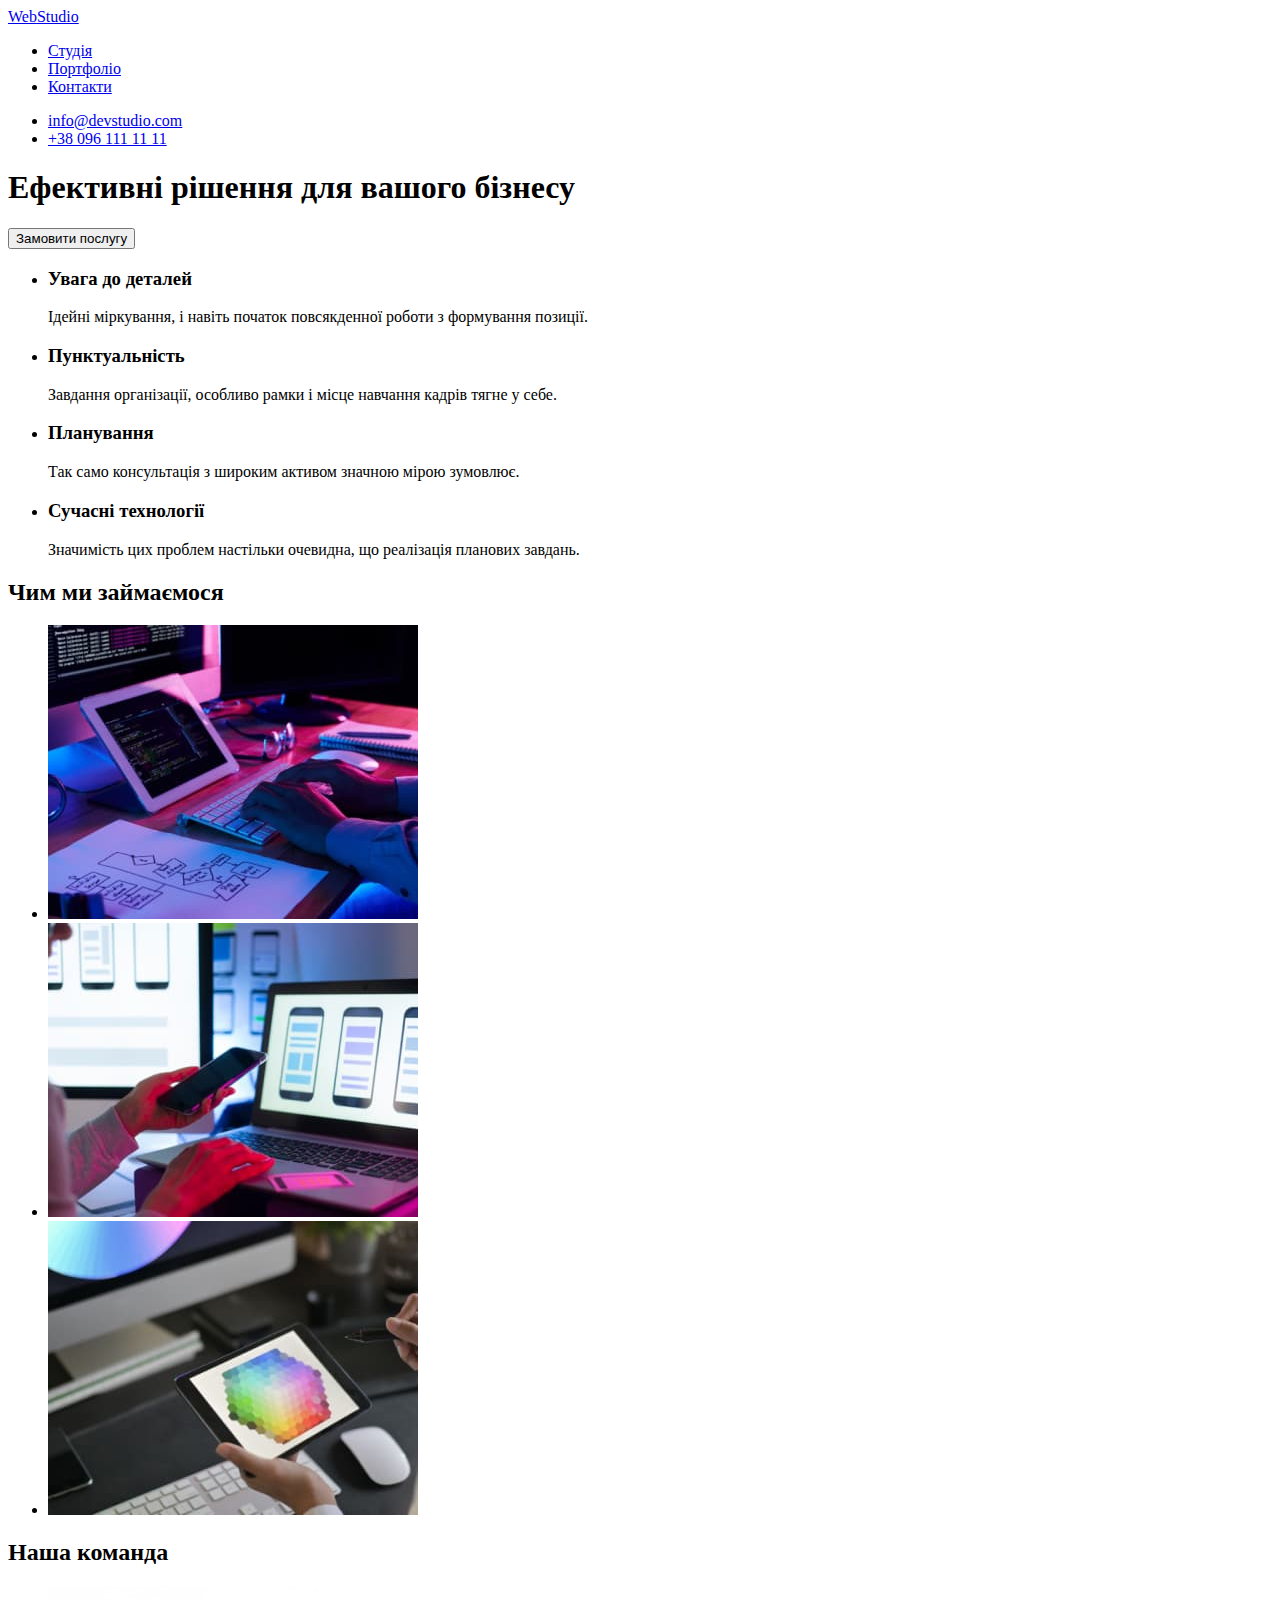
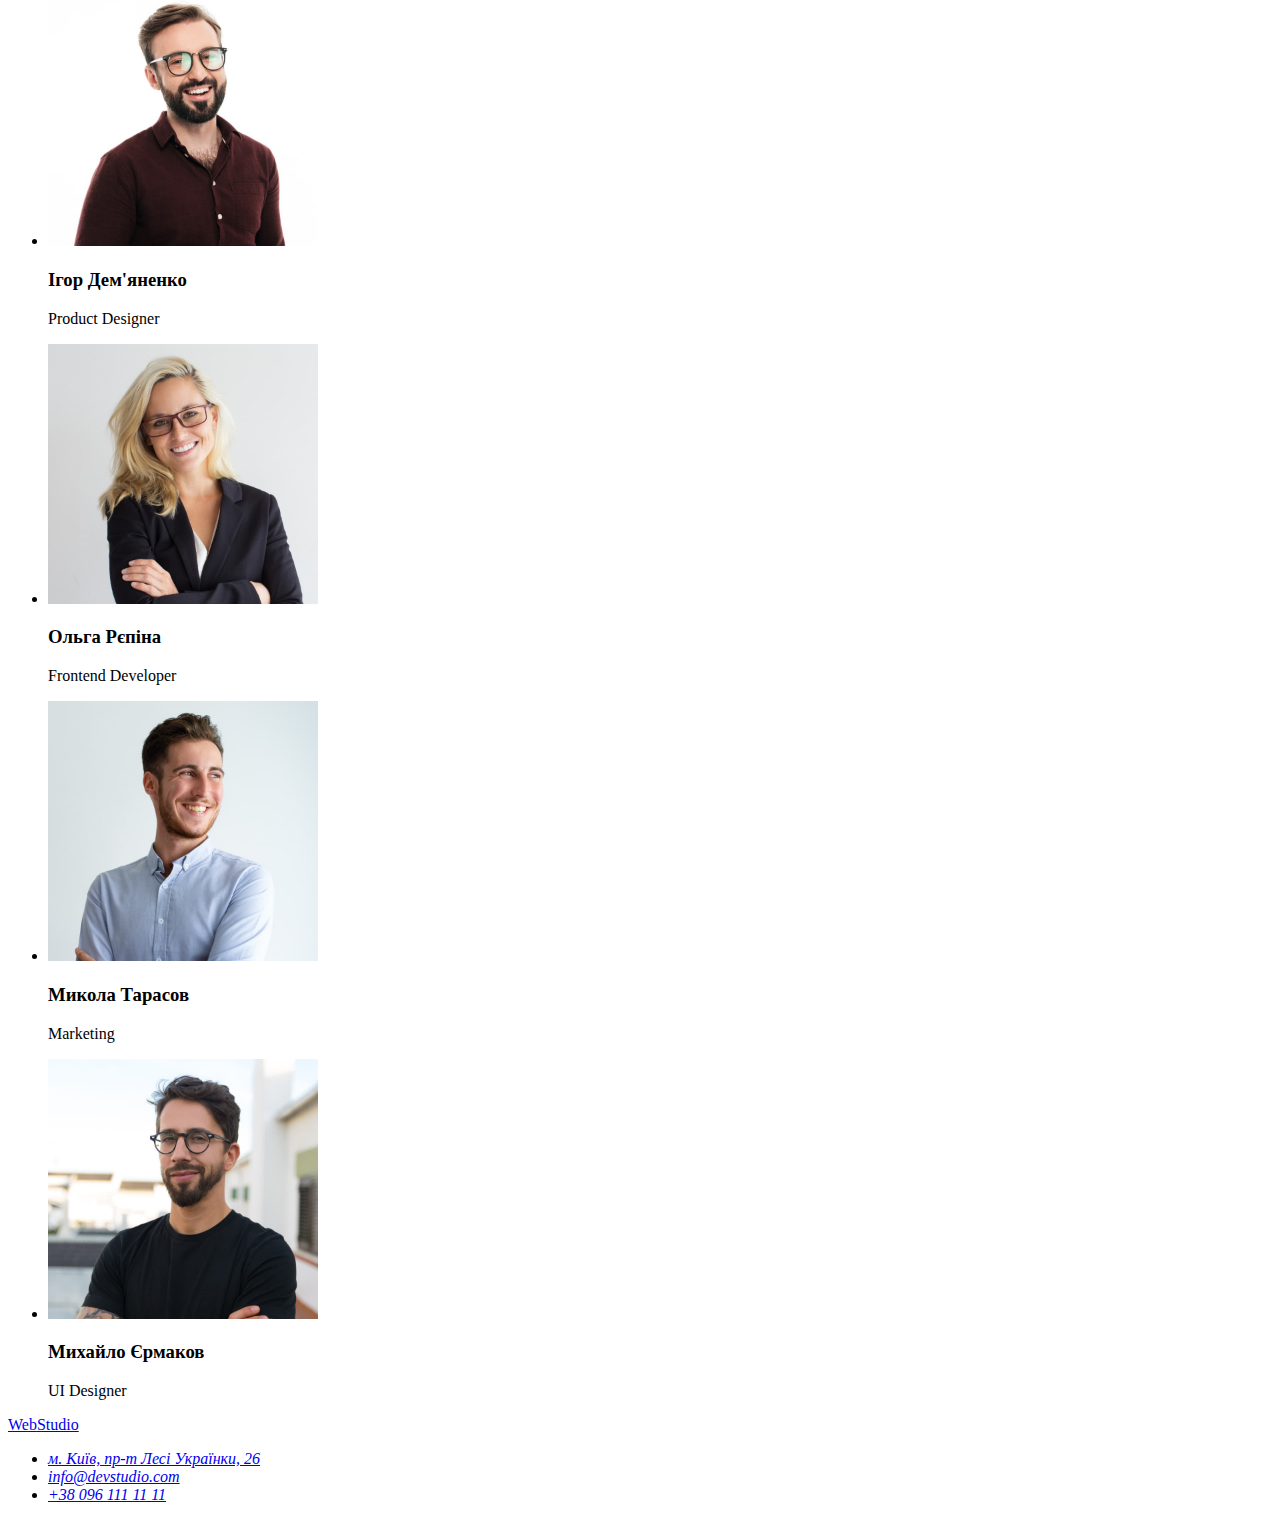
<file: index.html>
<!DOCTYPE html>
<html lang="uk">
  <head>
    <meta charset="UTF-8" />
    <meta http-equiv="X-UA-Compatible" content="IE=edge" />
    <meta name="viewport" content="width=device-width, initial-scale=1.0" />
    <title>Web Studio</title>
  </head>
  <body>
    <header>
      <nav>
        <a href="index.html" lang="en"><span>Web</span>Studio</a>
        <ul>
          <li><a href="#studio">Студія</a></li>
          <li><a href="#portfolio">Портфоліо</a></li>
          <li><a href="#contacts">Контакти</a></li>
        </ul>
      </nav>
      <ul>
        <li>
          <a href="mailto:info@devstudio.com" lang="en">info@devstudio.com</a>
        </li>
        <li><a href="tel:+380961111111">+38 096 111 11 11</a></li>
      </ul>
    </header>
    <main>
      <section>
        <h1>Ефективні рішення для вашого бізнесу</h1>
        <button type="button">Замовити послугу</button>
      </section>
      <section>
        <h2 hidden>Наші переваги</h2>
        <ul>
          <li>
            <h3>Увага до деталей</h3>
            <p>
              Ідейні міркування, і навіть початок повсякденної роботи з
              формування позиції.
            </p>
          </li>
          <li>
            <h3>Пунктуальність</h3>
            <p>
              Завдання організації, особливо рамки і місце навчання кадрів тягне
              у себе.
            </p>
          </li>
          <li>
            <h3>Планування</h3>
            <p>
              Так само консультація з широким активом значною мірою зумовлює.
            </p>
          </li>
          <li>
            <h3>Сучасні технології</h3>
            <p>
              Значимість цих проблем настільки очевидна, що реалізація планових
              завдань.
            </p>
          </li>
        </ul>
      </section>
      <section>
        <h2>Чим ми займаємося</h2>
        <ul>
          <li>
            <img
              src="images/jobs/programmer.jpg"
              alt="Людина пише код"
              width="370"
              height="294"
            />
          </li>
          <li>
            <img
              src="images/jobs/ui-designer.jpg"
              alt="Людина займається дизайном мобільного додатку"
              width="370"
              height="294"
            />
          </li>
          <li>
            <img
              src="images/jobs/web-designer.jpg"
              alt="Людина вибирає колір для сайту"
              width="370"
              height="294"
            />
          </li>
        </ul>
      </section>
      <section>
        <h2>Наша команда</h2>
        <ul>
          <li>
            <img
              src="images/our-team/ihor-demyanenko.jpg"
              alt="Ігор Дем'яненко"
              width="270"
              height="260"
            />
            <h3>Ігор Дем'яненко</h3>
            <p lang="en">Product Designer</p>
          </li>
          <li>
            <img
              src="images/our-team/olga-repina.jpg"
              alt="Ольга Рєпіна"
              width="270"
              height="260"
            />
            <h3>Ольга Рєпіна</h3>
            <p lang="en">Frontend Developer</p>
          </li>
          <li>
            <img
              src="images/our-team/mykola-tarasov.jpg"
              alt="Микола Тарасов"
              width="270"
              height="260"
            />
            <h3>Микола Тарасов</h3>
            <p lang="en">Marketing</p>
          </li>
          <li>
            <img
              src="images/our-team/mykhailo-yermakov.jpg"
              alt="Михайло Єрмаков"
              width="270"
              height="260"
            />
            <h3>Михайло Єрмаков</h3>
            <p lang="en">UI Designer</p>
          </li>
        </ul>
      </section>
    </main>
    <footer>
      <a href="index.html" lang="en"><span>Web</span>Studio</a>
      <address id="contacts">
        <ul>
          <li>
            <a
              href="https://goo.gl/maps/BcTvWUNCGHRJ2NQW6"
              target="_blank"
              rel="noopener norefferer"
              >м. Київ, пр-т Лесі Українки, 26</a
            >
          </li>
          <li>
            <a href="mailto:info@devstudio.com" lang="en">info@devstudio.com</a>
          </li>
          <li><a href="tel:+380961111111">+38 096 111 11 11</a></li>
        </ul>
      </address>
    </footer>
  </body>
</html>
</file>
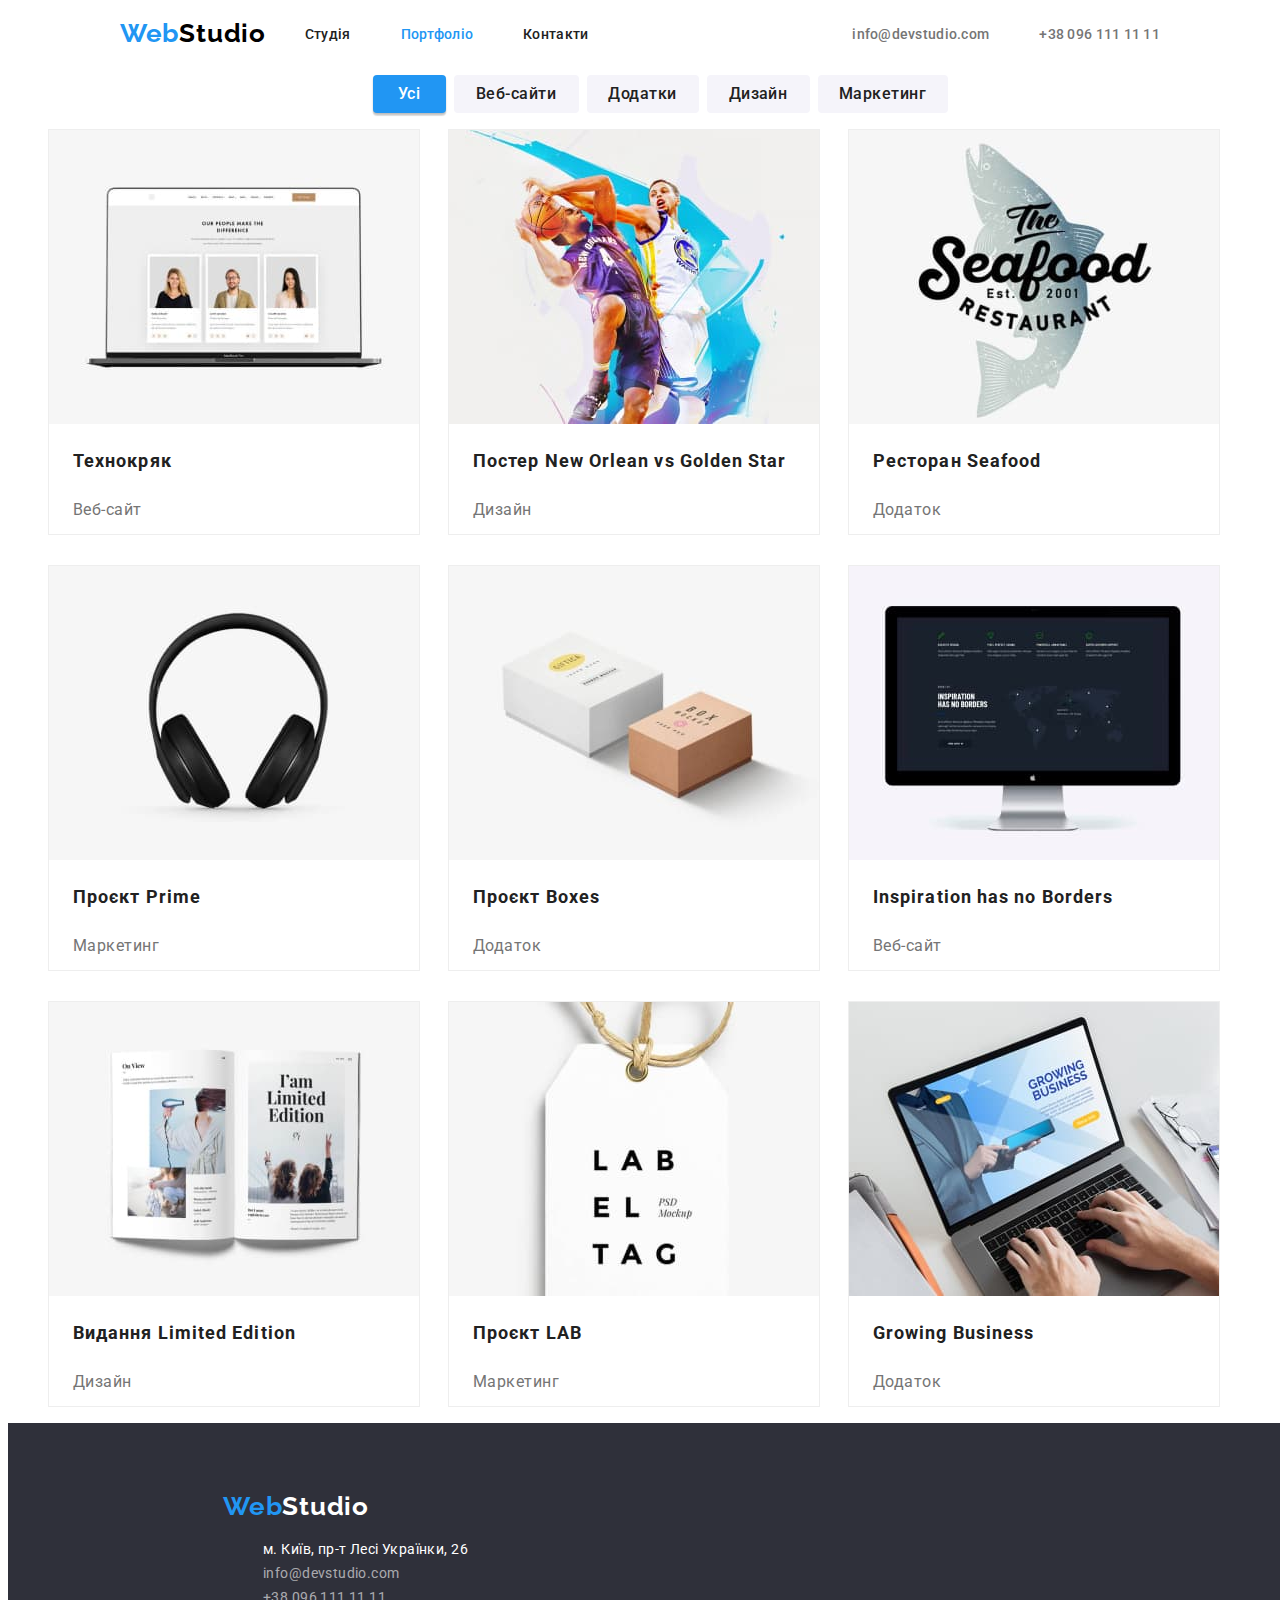
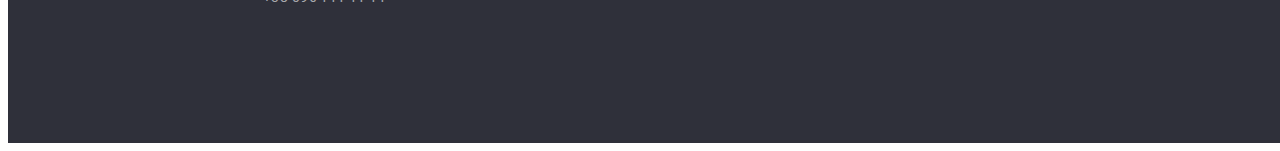
<file: portfolio.html>
<!DOCTYPE html>
<html lang="uk">
  <head>
    <meta charset="UTF-8" />
    <meta http-equiv="X-UA-Compatible" content="IE=edge" />
    <meta name="viewport" content="width=device-width, initial-scale=1.0" />
    <title>Web Studio</title>
    <link rel="preconnect" href="https://fonts.googleapis.com" />
    <link rel="preconnect" href="https://fonts.gstatic.com" crossorigin />
    <link
      href="https://fonts.googleapis.com/css2?family=Raleway:wght@700&family=Roboto:wght@400;500;700;900&display=swap"
      rel="stylesheet"
    />
    <link rel="stylesheet" href="css/styles.css" />
  </head>
  <body>
    <header class="page-header">
      <nav class="page-nav">
        <a class="link logo header-logo" href="index.html" lang="en"
          ><span class="logo-left-part">Web</span>Studio</a
        >
        <ul class="list menu">
          <li class="menu-item">
            <a class="link menu-link" href="index.html">Студія</a>
          </li>
          <li class="menu-item">
            <a class="link menu-link portfolio-link" href="portfolio.html"
              >Портфоліо</a
            >
          </li>
          <li class="menu-item">
            <a class="link menu-link" href="#contacts">Контакти</a>
          </li>
        </ul>
      </nav>
      <ul class="list header-contacts-list">
        <li class="header-contacts-list-item">
          <a
            class="link header-contacts-link"
            href="mailto:info@devstudio.com"
            lang="en"
            >info@devstudio.com</a
          >
        </li>
        <li class="header-contacts-list-item">
          <a class="link header-contacts-link" href="tel:+380961111111"
            >+38 096 111 11 11</a
          >
        </li>
      </ul>
    </header>
    <main>
      <section class="portfolio">
        <h1 class="portfolio-title" hidden>Портфоліо</h1>
        <ul class="list filter">
          <li><button class="filter-button all-btn" type="button">Усі</button></li>
          <li>
            <button class="filter-button websites-btn" type="button">Веб-сайти</button>
          </li>
          <li><button class="filter-button apps-btn" type="button">Додатки</button></li>
          <li><button class="filter-button design-btn" type="button">Дизайн</button></li>
          <li>
            <button class="filter-button marketing-btn" type="button">Маркетинг</button>
          </li>
        </ul>
        <ul class="list portfolio-list">
          <li class="portfolio-list-item">
            <img
              class="portfolio-list-image"
              width="370"
              height="294"
              src="images/portfolio/technocrack-site.jpg"
              alt="Відкритий на ноутбуку сайт"
            />
            <h2 class="portfolio-list-title subtitle">Технокряк</h2>
            <p class="portfolio-list-description description">Веб-сайт</p>
          </li>
          <li class="portfolio-list-item">
            <img
              class="portfolio-list-image"
              width="370"
              height="294"
              src="images/portfolio/new-orlean-vs-golden-star-poster.jpg"
              alt="Два хлопці грають баскетбол"
            />
            <h2 class="portfolio-list-title subtitle">
              Постер <span lang="en">New Orlean vs Golden Star</span>
            </h2>
            <p class="portfolio-list-description description">Дизайн</p>
          </li>
          <li class="portfolio-list-item">
            <img
              class="portfolio-list-image"
              width="370"
              height="294"
              src="images/portfolio/seafood-restaurant.jpg"
              alt="Логотип ресторану із зображенням риби"
            />
            <h2 class="portfolio-list-title subtitle">
              Ресторан <span lang="en">Seafood</span>
            </h2>
            <p class="portfolio-list-description description">Додаток</p>
          </li>
          <li class="portfolio-list-item">
            <img
              class="portfolio-list-image"
              width="370"
              height="294"
              src="images/portfolio/project-prime.jpg"
              alt="Навушники"
            />
            <h2 class="portfolio-list-title subtitle">
              Проєкт <span lang="en">Prime</span>
            </h2>
            <p class="portfolio-list-description description">Маркетинг</p>
          </li>
          <li class="portfolio-list-item">
            <img
              class="portfolio-list-image"
              width="370"
              height="294"
              src="images/portfolio/project-boxes-app.jpg"
              alt="Дві коробки"
            />
            <h2 class="portfolio-list-title subtitle">
              Проєкт <span lang="en">Boxes</span>
            </h2>
            <p class="portfolio-list-description description">Додаток</p>
          </li>
          <li class="portfolio-list-item">
            <img
              class="portfolio-list-image"
              width="370"
              height="294"
              src="images/portfolio/inspiration-has-no-boarders-site.jpg"
              alt="Відкритий на ноутбуку сайт"
            />
            <h2 class="portfolio-list-title subtitle" lang="en">
              Inspiration has no Borders
            </h2>
            <p class="portfolio-list-description description">Веб-сайт</p>
          </li>
          <li class="portfolio-list-item">
            <img
              class="portfolio-list-image"
              width="370"
              height="294"
              src="images/portfolio/limited-edition-design.jpg"
              alt="Відкритий журнал"
            />
            <h2 class="portfolio-list-title subtitle">
              Видання <span lang="en">Limited Edition</span>
            </h2>
            <p class="portfolio-list-description description">Дизайн</p>
          </li>
          <li class="portfolio-list-item">
            <img
              class="portfolio-list-image"
              width="370"
              height="294"
              src="images/portfolio/project-lab.jpg"
              alt="Бірка"
            />
            <h2 class="portfolio-list-title subtitle">
              Проєкт <span lang="en">LAB</span>
            </h2>
            <p class="portfolio-list-description description">Маркетинг</p>
          </li>
          <li class="portfolio-list-item">
            <img
              class="portfolio-list-image"
              width="370"
              height="294"
              src="images/portfolio/growing-business-app.jpg"
              alt="Відкритий на ноутбуку додаток"
            />
            <h2 class="portfolio-list-title subtitle" lang="en">
              Growing Business
            </h2>
            <p class="portfolio-list-description description">Додаток</p>
          </li>
        </ul>
      </section>
    </main>
    <footer class="page-footer">
      <a class="link logo footer-logo" href="index.html" lang="en"
        ><span class="logo-left-part">Web</span>Studio</a
      >
      <address id="contacts" class="footer-contacts">
        <ul class="list footer-contacts-list">
          <li class="footer-contacts-list-item">
            <a
              class="link footer-contacts-list-link location-address-link"
              href="https://goo.gl/maps/BcTvWUNCGHRJ2NQW6"
              target="_blank"
              rel="noopener norefferer"
              >м. Київ, пр-т Лесі Українки, 26</a
            >
          </li>
          <li class="footer-contacts-list-item">
            <a
              class="link footer-contacts-list-link"
              href="mailto:info@devstudio.com"
              lang="en"
              >info@devstudio.com</a
            >
          </li>
          <li class="footer-contacts-list-item">
            <a class="link footer-contacts-list-link" href="tel:+380961111111"
              >+38 096 111 11 11</a
            >
          </li>
        </ul>
      </address>
    </footer>
  </body>
</html>
</file>
<file: css/styles.css>
:root {
  --main-font: "Roboto";
  --secondary-font: "Raleway";
  --accent-color: #2196f3;
  --logo-left-part-color: #2196f3;
  --logo-right-part-color-theme-light: #000000;
  --logo-left-part-color: #2196f3;
  --logo-right-part-color-theme-dark: #ffffff;
  --main-text-color-theme-light: #212121;
  --secondary-text-color-theme-light: #757575;
  --main-text-color-theme-dark: #ffffff;
  --secondary-text-color-theme-dark: rgba(255, 255, 255, 0.6);
  --dark-background-color: #2f303a;
  --btn-background-color: #2196f3;
  --main-light-background-color: #ffffff;
  --secondary-light-background-color: #f5f4fa;
  --hover-order-btn-color: #188ce8;
}

body {
  font-family: var(--main-font);
}

.list {
  list-style: none;
}

.link {
  text-decoration: none;
}

.title {
  font-weight: 700;
  font-size: 36px;
  line-height: 1.17;
  text-align: center;
  letter-spacing: 0.03em;
  color: var(--main-text-color-theme-light);
}

.subtitle {
  width: 270px;
  height: 16px;
  font-weight: 700;
  font-size: 14px;
  line-height: 1.14;
  letter-spacing: 0.03em;
  color: var(--main-text-color-theme-light);
}

.description {
  width: 270px;
  height: 72px;
  font-size: 14px;
  line-height: 1.71;
  letter-spacing: 0.03em;
  color: var(--secondary-text-color-theme-light);
}
.logo {
  width: 145px;
  height: 31px;
  font-family: var(--secondary-font);
  font-weight: 700;
  font-size: 26px;
  line-height: 1.19;
  letter-spacing: 0.03em;
}
.page-header {
  display: flex;
  justify-content: space-around;
}

.page-nav {
  display: flex;
  justify-content: space-around;
  align-items: center;
}

.header-logo {
  color: var(--logo-right-part-color-theme-light);
}

.logo-left-part {
  color: var(--logo-left-part-color);
}

.menu {
  display: flex;
  gap: 50px;
}

.menu-link {
  width: 72px;
  height: 16px;
  font-weight: 500;
  font-size: 14px;
  line-height: 1.14;
  letter-spacing: 0.02em;
  color: var(--main-text-color-theme-light);
}

.menu-link:hover,
.menu-link:focus {
  color: var(--accent-color);
}

.studio-link {
  color: var(--accent-color);
}

.portfolio-link {
  color: var(--accent-color);
}

.header-contacts-list {
  display: flex;
  gap: 50px;
}
.header-contacts-link:hover,
.header-contacts-link:focus {
  color: var(--accent-color);
}

.header-contacts-link {
  width: 122px;
  height: 16px;
  font-weight: 500;
  font-size: 14px;
  line-height: 1.14;
  letter-spacing: 0.02em;
  color: var(--secondary-text-color-theme-light);
}

.effective-solutions {
  background-color: var(--dark-background-color);
  width: 1600px;
  height: 600px;
  display: flex;
  flex-direction: column;
  justify-content: center;
  align-items: center;
}

.effective-solutions-title {
  width: 696px;
  height: 120px;
  font-weight: 900;
  font-size: 44px;
  line-height: 1.36;
  text-align: center;
  letter-spacing: 0.06em;
  text-transform: uppercase;
  color: var(--main-text-color-theme-dark);
}
.order-button {
  font-family: var(--main-font);
  width: 216px;
  height: 50px;
  box-shadow: 0px 4px 4px rgba(0, 0, 0, 0.15);
  border-radius: 4px;
  background-color: var(--btn-background-color);
  font-weight: 700;
  font-size: 16px;
  line-height: 1.875;
  letter-spacing: 0.06em;
  display: flex;
  align-items: center;
  justify-content: center;
  text-align: center;
  color: var(--main-text-color-theme-dark);
  cursor: pointer;
}

.order-button:hover,
.order-button:focus {
  background-color: var(--hover-order-btn-color);
  box-shadow: 0px 4px 4px rgba(0, 0, 0, 0.15);
}

.features-list {
  display: flex;
  gap: 41px;
}
.features-list-title {
  text-transform: uppercase;
}
.occupation-title {
  display: flex;
  justify-content: center;
}
.occupation-list {
  display: flex;
  gap: 30px;
}

.team {
  background-color: var(--secondary-light-background-color);
  width: 1600px;
  height: 648px;
}
.team-list {
  display: flex;
  gap: 30px;
}
.team-list-item {
  width: 270px;
  height: 368px;
  background-color: var(--main-light-background-color);
  box-shadow: 0px 1px 3px rgba(0, 0, 0, 0.12), 0px 1px 1px rgba(0, 0, 0, 0.14),
    0px 2px 1px rgba(0, 0, 0, 0.2);
  border-radius: 0px 0px 4px 4px;
  text-align: center;
}

.team-list-title {
  font-weight: 500;
  font-size: 16px;
  line-height: 1.19;
  letter-spacing: 0.03em;
}

.team-list-description {
  font-size: 16px;
  line-height: 1.19;
  letter-spacing: 0.03em;
}

.page-footer {
  width: 1600px;
  height: 252px;
  background-color: var(--dark-background-color);
  padding-top: 68px;
  padding-left: 215px;
}

.footer-logo {
  color: var(--logo-right-part-color-theme-dark);
}
.footer-contacts-list-link {
  width: 231px;
  height: 21px;
  font-size: 14px;
  line-height: 1.71;
  letter-spacing: 0.03em;
  color: var(--secondary-text-color-theme-dark);
  font-style: normal;
}
.footer-contacts-list-link:hover,
.footer-contacts-list-link:focus {
  color: var(--accent-color);
}

.location-address-link {
  color: var(--main-text-color-theme-dark);
}

.filter {
  display: flex;
  justify-content: center;
  align-items: center;
  gap: 8px;
}

.filter-button {
  width: 125px;
  height: 38px;
  cursor: pointer;
  background-color: var(--secondary-light-background-color);
  font-family: var(--main-font);
  display: flex;
  justify-content: center;
  align-items: center;
  text-align: center;
  border-radius: 4px;
  border-color: transparent;
  font-weight: 500;
  font-size: 16px;
  line-height: 1.625;
  letter-spacing: 0.03em;
  color: var(--main-text-color-theme-light);
}
.all-btn {
  width: 73px;
  box-shadow: 0px 3px 1px rgba(0, 0, 0, 0.1), 0px 1px 2px rgba(0, 0, 0, 0.08),
    0px 2px 2px rgba(0, 0, 0, 0.12);
  color: var(--main-text-color-theme-dark);
  background-color: var(--btn-background-color);
}
.apps-btn {
  width: 112px;
}

.design-btn {
  width: 103px;
}
.marketing-btn {
  width: 130px;
}
.filter-button:hover,
.filter-button:focus {
  background-color: var(--accent-color);
  color: var(--main-text-color-theme-dark);
}

.portfolio-list {
  display: grid;
  grid-template-columns: 370px 370px 370px;
  gap: 30px;
}
.portfolio-list-item {
  border: 1px solid #eeeeee;
  width: 370px;
  height: 404px;
}

.portfolio-list-title {
  width: 322px;
  height: 36px;
  font-size: 18px;
  line-height: 2;
  letter-spacing: 0.06em;
  margin-left: 24px;
}

.portfolio-list-description {
  width: 322px;
  height: 30px;
  font-size: 16px;
  line-height: 1.875;
  letter-spacing: 0.03em;
  margin-left: 24px;
}
</file>
